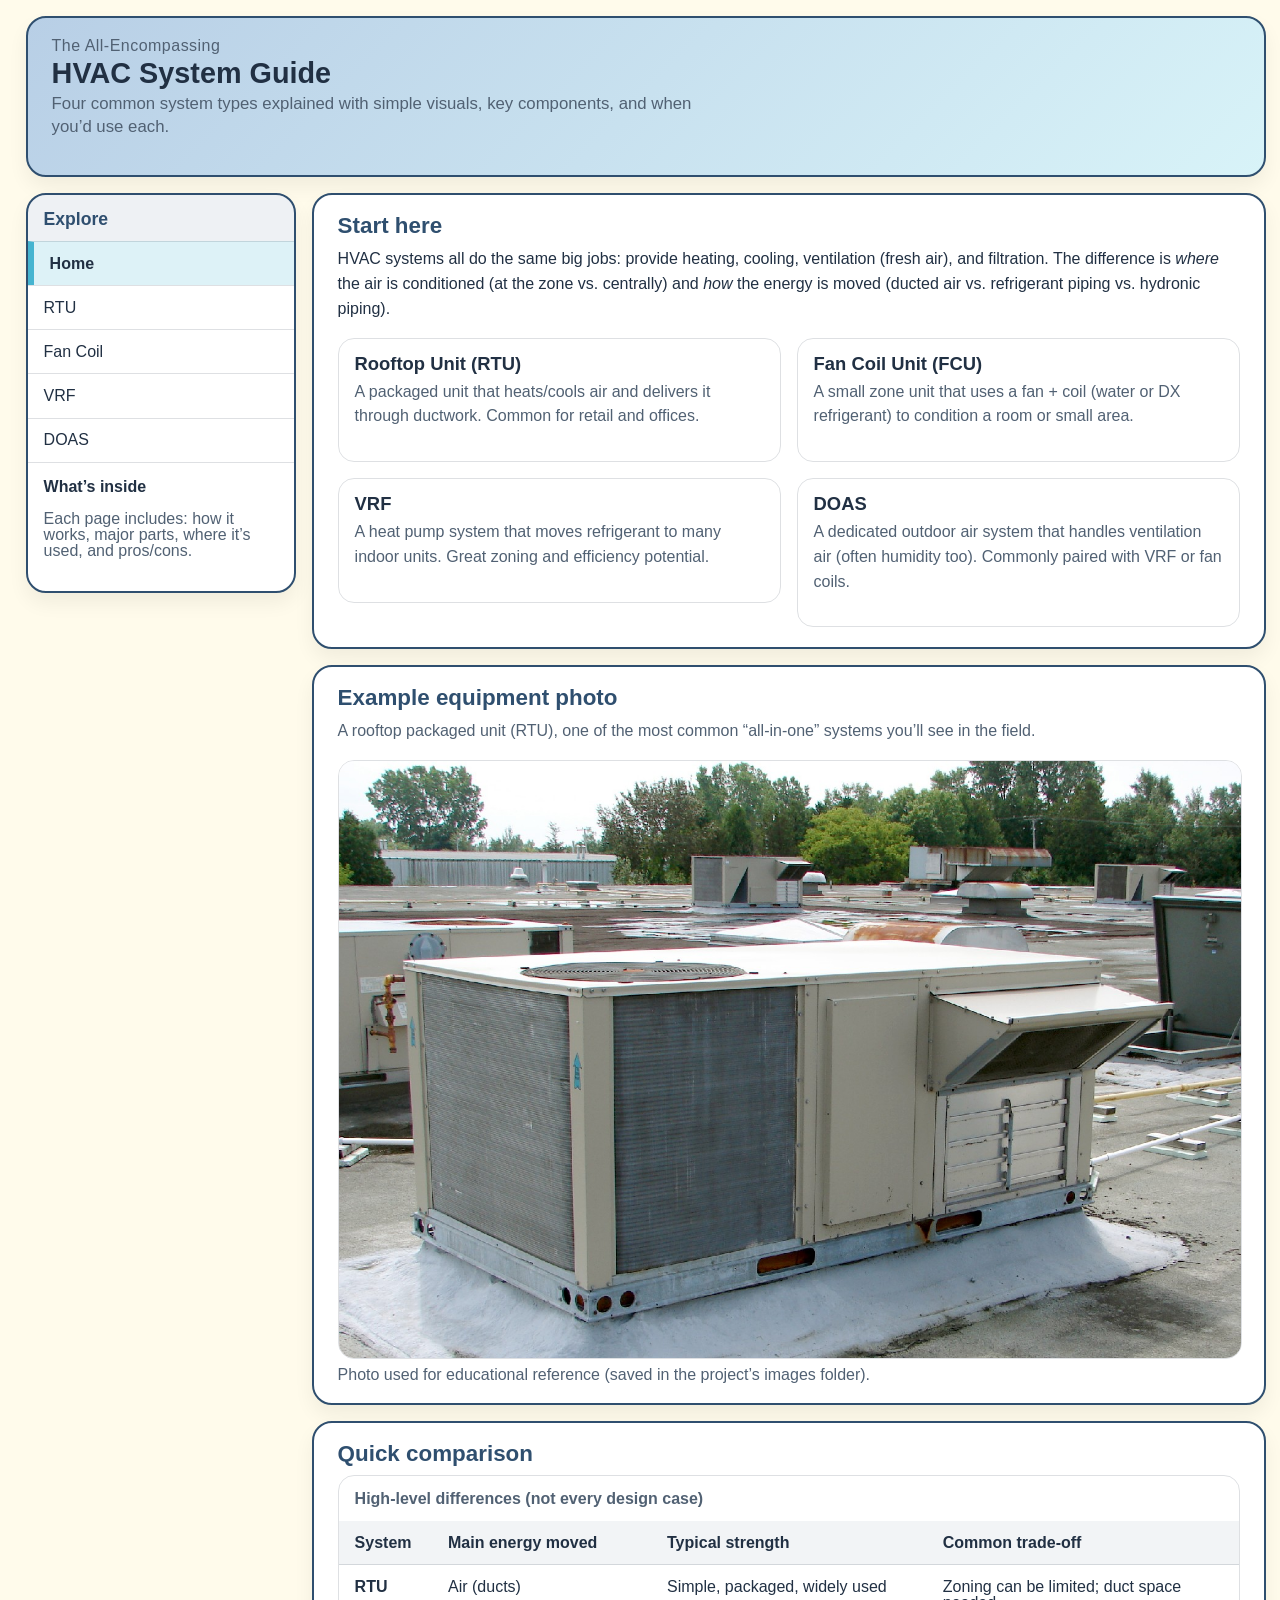
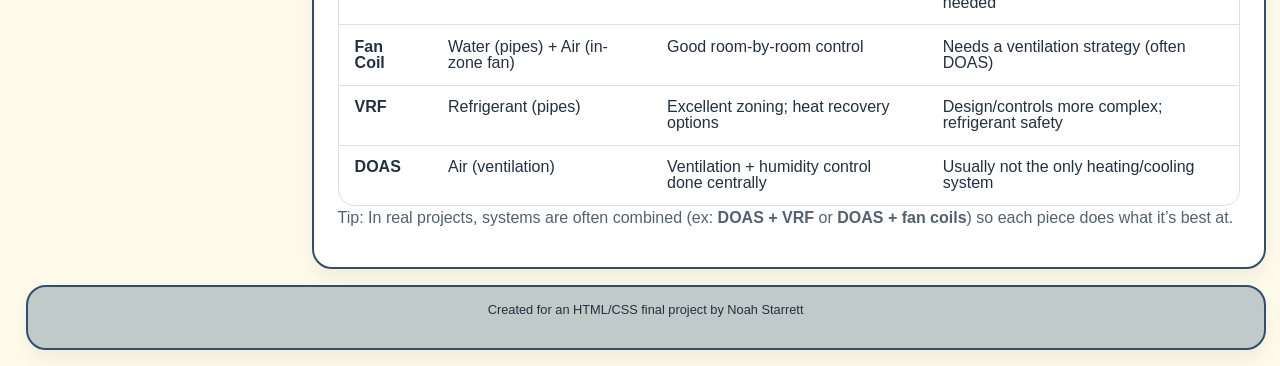
<file: index.html>
<!DOCTYPE html>
<html lang="en">
<head>
  <meta charset="UTF-8">
  <meta name="viewport" content="width=device-width, initial-scale=1.0">
  <title>HVAC System Guide</title>
  <link rel="stylesheet" href="reset.css">
  <link rel="stylesheet" href="main.css">
  <link rel="preconnect" href="https://fonts.googleapis.com">
  <link rel="preconnect" href="https://fonts.gstatic.com" crossorigin>
  <link href="https://fonts.googleapis.com/css2?family=Arimo:ital,wght@0,400..700;1,400..700&display=swap" rel="stylesheet">
</head>

<body>
  <div class="wrapper">
    <header class="site-header">
      <div>
        <p class="kicker">The All-Encompassing</p>
        <h1>HVAC System Guide</h1>
        <p class="subtitle">Four common system types explained with simple visuals, key components, and when you’d use each.</p>
      </div>
    </header>

    <nav class="site-nav">
      <h2 class="nav-title">Explore</h2>
      <ul>
        <li><a class="active" href="index.html">Home</a></li>
        <li><a href="rtu.html">RTU</a></li>
        <li><a href="fancoil.html">Fan Coil</a></li>
        <li><a href="vrf.html">VRF</a></li>
        <li><a href="doas.html">DOAS</a></li>
      </ul>

      <div class="nav-note">
        <p><strong>What’s inside</strong></p>
        <p>Each page includes: how it works, major parts, where it’s used, and pros/cons.</p>
      </div>
    </nav>

    <main class="content">
      <section class="panel">
        <h2>Start here</h2>
        <p>
          HVAC systems all do the same big jobs: provide heating, cooling, ventilation (fresh air), and filtration.
          The difference is <em>where</em> the air is conditioned (at the zone vs. centrally) and <em>how</em> the energy is moved
          (ducted air vs. refrigerant piping vs. hydronic piping).
        </p>

        <div class="cards">
          <a class="card-link" href="rtu.html">
            <article class="card">
              <h3>Rooftop Unit (RTU)</h3>
              <p>A packaged unit that heats/cools air and delivers it through ductwork. Common for retail and offices.</p>
            </article>
          </a>
          <a class="card-link" href="fancoil.html">
            <article class="card">
              <h3>Fan Coil Unit (FCU)</h3>
              <p>A small zone unit that uses a fan + coil (water or DX refrigerant) to condition a room or small area.</p>
            </article>
          </a>
          <a class="card-link" href="vrf.html">
            <article class="card">
              <h3>VRF</h3>
              <p>A heat pump system that moves refrigerant to many indoor units. Great zoning and efficiency potential.</p>
            </article>
          </a>
          <a class="card-link" href="doas.html">
            <article class="card">
              <h3>DOAS</h3>
              <p>A dedicated outdoor air system that handles ventilation air (often humidity too). Commonly paired with VRF or fan coils.</p>
            </article>
          </a>
        </div>
      </section>

      <section class="panel">
        <h2>Example equipment photo</h2>
        <p class="note">A rooftop packaged unit (RTU), one of the most common “all-in-one” systems you’ll see in the field.</p>
        <figure class="figure">
          <img class="hero-img" src="images/rtu.jpg" alt="Rooftop packaged HVAC unit sitting on a roof">
          <figcaption>Photo used for educational reference (saved in the project’s images folder).</figcaption>
        </figure>
      </section>

      <section class="panel">
        <h2>Quick comparison</h2>

        <div class="table-wrap">
          <table class="compare">
            <caption>High-level differences (not every design case)</caption>
            <thead>
              <tr>
                <th>System</th>
                <th>Main energy moved</th>
                <th>Typical strength</th>
                <th>Common trade-off</th>
              </tr>
            </thead>
            <tbody>
              <tr>
                <th scope="row">RTU</th>
                <td>Air (ducts)</td>
                <td>Simple, packaged, widely used</td>
                <td>Zoning can be limited; duct space needed</td>
              </tr>
              <tr>
                <th scope="row">Fan Coil</th>
                <td>Water (pipes) + Air (in-zone fan)</td>
                <td>Good room-by-room control</td>
                <td>Needs a ventilation strategy (often DOAS)</td>
              </tr>
              <tr>
                <th scope="row">VRF</th>
                <td>Refrigerant (pipes)</td>
                <td>Excellent zoning; heat recovery options</td>
                <td>Design/controls more complex; refrigerant safety</td>
              </tr>
              <tr>
                <th scope="row">DOAS</th>
                <td>Air (ventilation)</td>
                <td>Ventilation + humidity control done centrally</td>
                <td>Usually not the only heating/cooling system</td>
              </tr>
            </tbody>
          </table>
        </div>

        <p class="note">
          Tip: In real projects, systems are often combined (ex: <strong>DOAS + VRF</strong> or <strong>DOAS + fan coils</strong>)
          so each piece does what it’s best at.
        </p>
      </section>
</main>

    <footer class="site-footer">
      <p><small>Created for an HTML/CSS final project by Noah Starrett</small></p>
    </footer>
  </div>
</body>
</html>
</file>
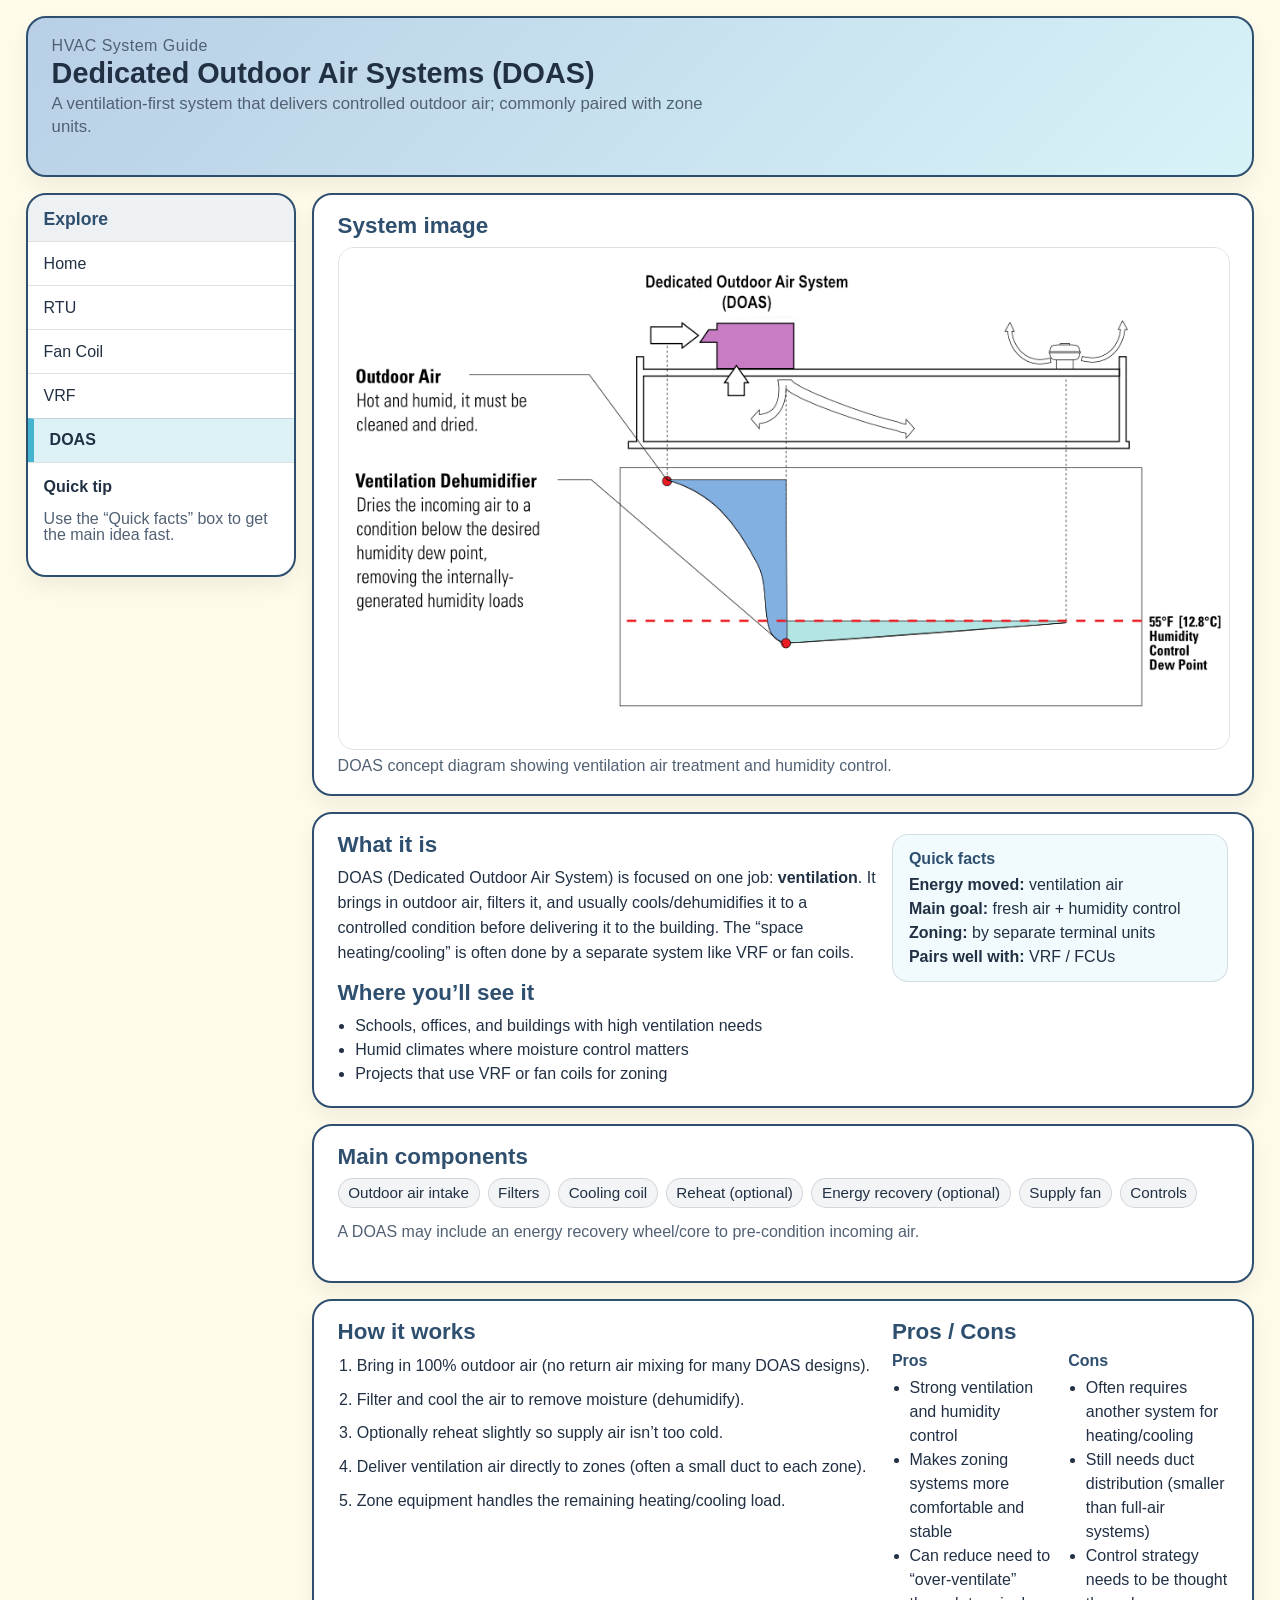
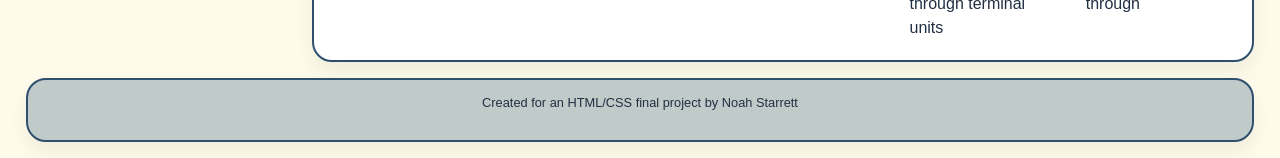
<file: doas.html>
<!DOCTYPE html>
<html lang="en">
<head>
  <meta charset="UTF-8">
  <meta name="viewport" content="width=device-width, initial-scale=1.0">
  <title>DOAS System Guide</title>
  <link rel="stylesheet" href="reset.css">
  <link rel="stylesheet" href="main.css">
  <link rel="preconnect" href="https://fonts.googleapis.com">
  <link rel="preconnect" href="https://fonts.gstatic.com" crossorigin>
  <link href="https://fonts.googleapis.com/css2?family=Arimo:ital,wght@0,400..700;1,400..700&display=swap" rel="stylesheet">
</head>

<body>
  <div class="wrapper">
    <header class="site-header">
      <div>
        <p class="kicker">HVAC System Guide</p>
        <h1>Dedicated Outdoor Air Systems (DOAS)</h1>
        <p class="subtitle">A ventilation-first system that delivers controlled outdoor air; commonly paired with zone units.</p>
      </div>
    </header>

    
    <nav class="site-nav">
      <h2 class="nav-title">Explore</h2>
      <ul>
        <li><a  href="index.html">Home</a></li>
        <li><a  href="rtu.html">RTU</a></li>
        <li><a  href="fancoil.html">Fan Coil</a></li>
        <li><a  href="vrf.html">VRF</a></li>
        <li><a class="active" href="doas.html">DOAS</a></li>
      </ul>

      <div class="nav-note">
        <p><strong>Quick tip</strong></p>
        <p>Use the “Quick facts” box to get the main idea fast.</p>
      </div>
    </nav>
    

    <main class="content">
      <section class="panel">
        <h2>System image</h2>
        <figure class="figure">
          <img class="hero-img" src="images/doas_diagram.png" alt="Dedicated Outdoor Air System (DOAS) airflow diagram">
          <figcaption>DOAS concept diagram showing ventilation air treatment and humidity control.</figcaption>
        </figure>
      </section>

      
<section class="panel grid-2">
  <div>
    <h2>What it is</h2>
    <p>
      DOAS (Dedicated Outdoor Air System) is focused on one job: <strong>ventilation</strong>.
      It brings in outdoor air, filters it, and usually cools/dehumidifies it to a controlled condition
      before delivering it to the building. The “space heating/cooling” is often done by a separate system
      like VRF or fan coils.
    </p>

    <h2>Where you’ll see it</h2>
    <ul class="bullets">
      <li>Schools, offices, and buildings with high ventilation needs</li>
      <li>Humid climates where moisture control matters</li>
      <li>Projects that use VRF or fan coils for zoning</li>
    </ul>
  </div>

  <aside class="callout">
    <h3>Quick facts</h3>
    <ul class="facts">
      <li><strong>Energy moved:</strong> ventilation air</li>
      <li><strong>Main goal:</strong> fresh air + humidity control</li>
      <li><strong>Zoning:</strong> by separate terminal units</li>
      <li><strong>Pairs well with:</strong> VRF / FCUs</li>
    </ul>
  </aside>
</section>

<section class="panel">
  <h2>Main components</h2>
  <div class="chips">
    <span class="chip">Outdoor air intake</span>
    <span class="chip">Filters</span>
    <span class="chip">Cooling coil</span>
    <span class="chip">Reheat (optional)</span>
    <span class="chip">Energy recovery (optional)</span>
    <span class="chip">Supply fan</span>
    <span class="chip">Controls</span>
  </div>
  <p class="note">A DOAS may include an energy recovery wheel/core to pre-condition incoming air.</p>
</section>

<section class="panel grid-2">
  <div>
    <h2>How it works</h2>
    <ol class="steps">
      <li>Bring in 100% outdoor air (no return air mixing for many DOAS designs).</li>
      <li>Filter and cool the air to remove moisture (dehumidify).</li>
      <li>Optionally reheat slightly so supply air isn’t too cold.</li>
      <li>Deliver ventilation air directly to zones (often a small duct to each zone).</li>
      <li>Zone equipment handles the remaining heating/cooling load.</li>
    </ol>
  </div>

  <div>
    <h2>Pros / Cons</h2>
    <div class="proscons">
      <div>
        <h3>Pros</h3>
        <ul class="bullets">
          <li>Strong ventilation and humidity control</li>
          <li>Makes zoning systems more comfortable and stable</li>
          <li>Can reduce need to “over-ventilate” through terminal units</li>
        </ul>
      </div>
      <div>
        <h3>Cons</h3>
        <ul class="bullets">
          <li>Often requires another system for heating/cooling</li>
          <li>Still needs duct distribution (smaller than full-air systems)</li>
          <li>Control strategy needs to be thought through</li>
        </ul>
      </div>
    </div>
  </div>
</section>

    </main>

    <footer class="site-footer">
      <p><small>Created for an HTML/CSS final project by Noah Starrett</small></p>
    </footer>
  </div>
</body>
</html>
</file>
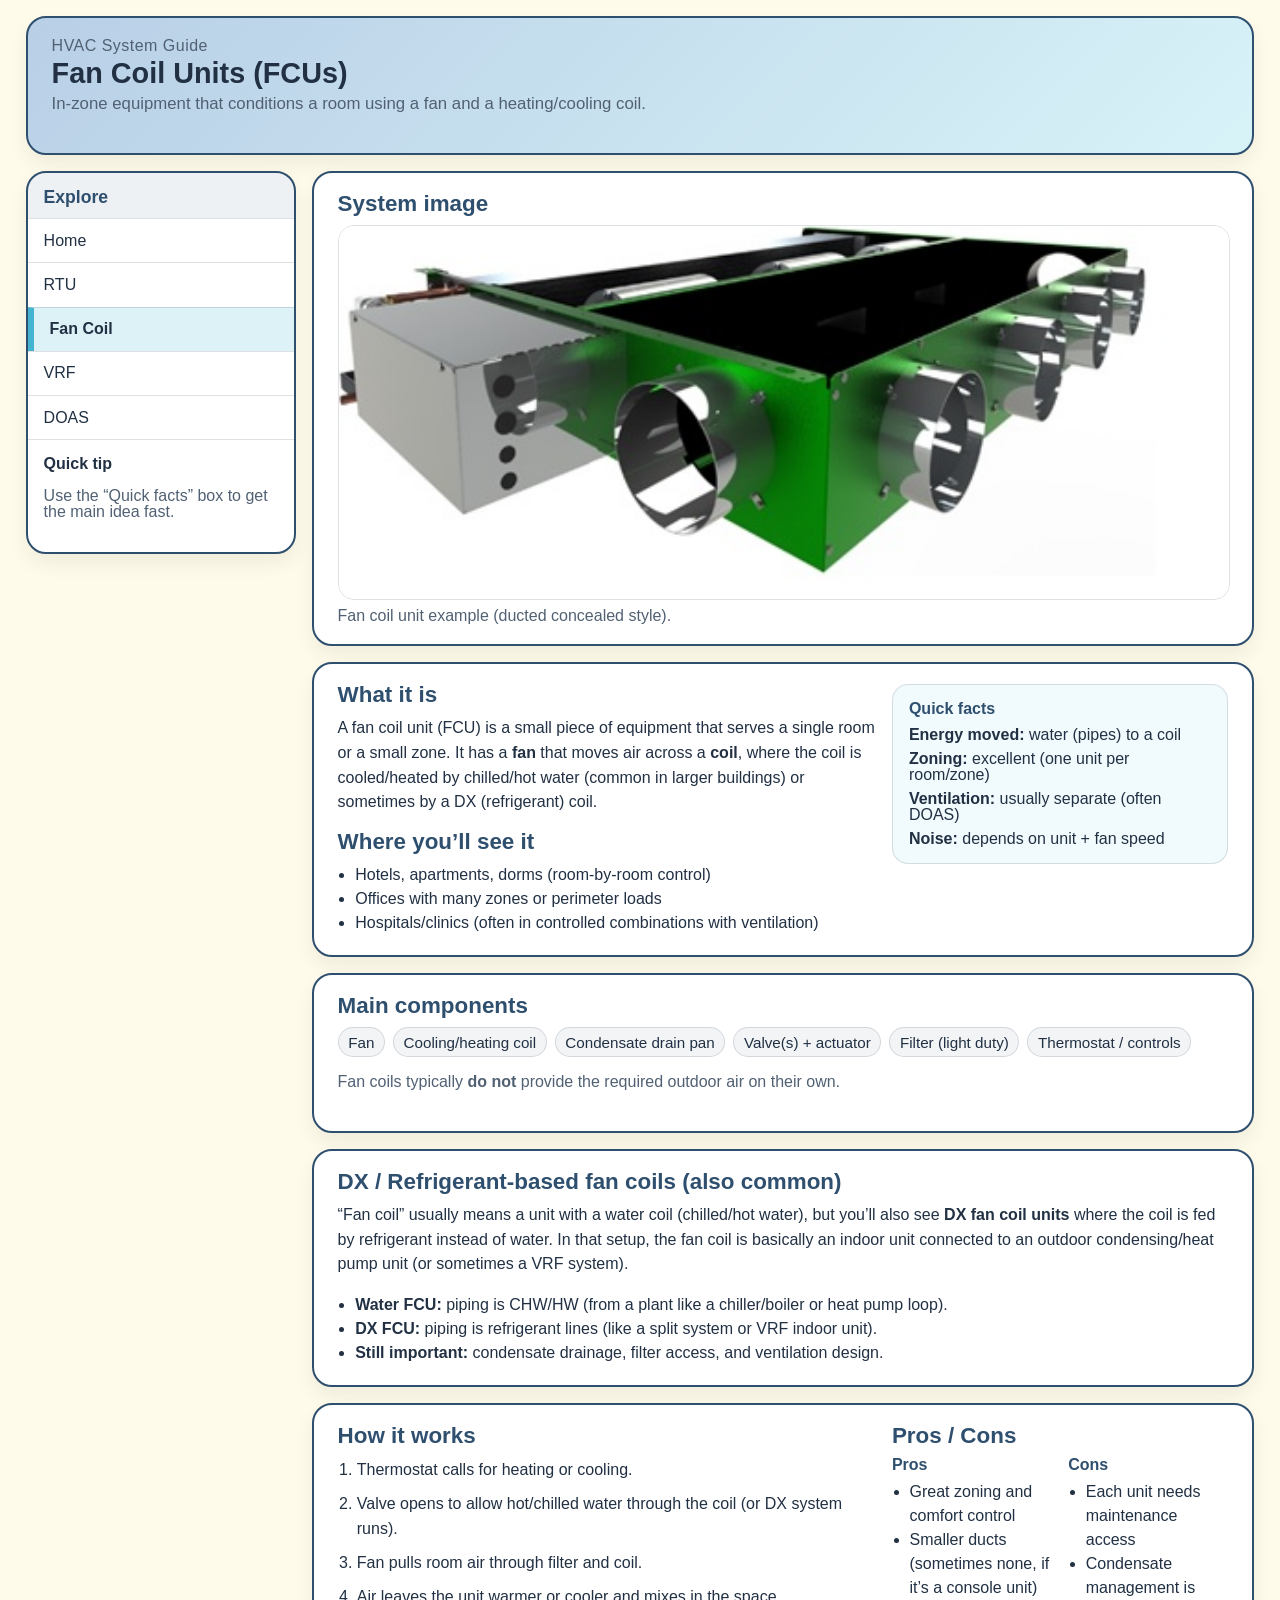
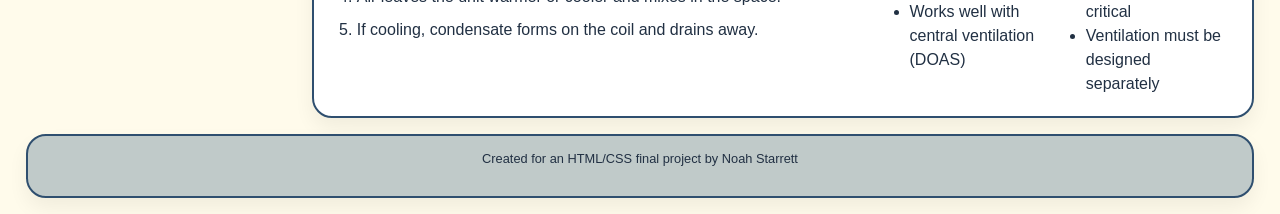
<file: fancoil.html>
<!DOCTYPE html>
<html lang="en">
<head>
  <meta charset="UTF-8">
  <meta name="viewport" content="width=device-width, initial-scale=1.0">
  <title>Fancoil System Guide</title>
  <link rel="stylesheet" href="reset.css">
  <link rel="stylesheet" href="main.css">
  <link rel="preconnect" href="https://fonts.googleapis.com">
  <link rel="preconnect" href="https://fonts.gstatic.com" crossorigin>
  <link href="https://fonts.googleapis.com/css2?family=Arimo:ital,wght@0,400..700;1,400..700&display=swap" rel="stylesheet">
</head>

<body>
  <div class="wrapper">
    <header class="site-header">
      <div>
        <p class="kicker">HVAC System Guide</p>
        <h1>Fan Coil Units (FCUs)</h1>
        <p class="subtitle">In-zone equipment that conditions a room using a fan and a heating/cooling coil.</p>
      </div>
    </header>

    
    <nav class="site-nav">
      <h2 class="nav-title">Explore</h2>
      <ul>
        <li><a  href="index.html">Home</a></li>
        <li><a  href="rtu.html">RTU</a></li>
        <li><a class="active" href="fancoil.html">Fan Coil</a></li>
        <li><a  href="vrf.html">VRF</a></li>
        <li><a  href="doas.html">DOAS</a></li>
      </ul>

      <div class="nav-note">
        <p><strong>Quick tip</strong></p>
        <p>Use the “Quick facts” box to get the main idea fast.</p>
      </div>
    </nav>
    

    <main class="content">
      <section class="panel">
        <h2>System image</h2>
        <figure class="figure">
          <img class="hero-img" src="images/fan_coil.jpg" alt="Fan coil unit with top panel removed showing internal components">
          <figcaption>Fan coil unit example (ducted concealed style).</figcaption>
        </figure>
      </section>

      
<section class="panel grid-2">
  <div>
    <h2>What it is</h2>
    <p>
      A fan coil unit (FCU) is a small piece of equipment that serves a single room or a small zone.
      It has a <strong>fan</strong> that moves air across a <strong>coil</strong>, where the coil is cooled/heated by
      chilled/hot water (common in larger buildings) or sometimes by a DX (refrigerant) coil.
    </p>

    <h2>Where you’ll see it</h2>
    <ul class="bullets">
      <li>Hotels, apartments, dorms (room-by-room control)</li>
      <li>Offices with many zones or perimeter loads</li>
      <li>Hospitals/clinics (often in controlled combinations with ventilation)</li>
    </ul>
  </div>

  <aside class="callout">
    <h3>Quick facts</h3>
    <ul class="facts">
      <li><strong>Energy moved:</strong> water (pipes) to a coil</li>
      <li><strong>Zoning:</strong> excellent (one unit per room/zone)</li>
      <li><strong>Ventilation:</strong> usually separate (often DOAS)</li>
      <li><strong>Noise:</strong> depends on unit + fan speed</li>
    </ul>
  </aside>
</section>

<section class="panel">
  <h2>Main components</h2>
  <div class="chips">
    <span class="chip">Fan</span>
    <span class="chip">Cooling/heating coil</span>
    <span class="chip">Condensate drain pan</span>
    <span class="chip">Valve(s) + actuator</span>
    <span class="chip">Filter (light duty)</span>
    <span class="chip">Thermostat / controls</span>
  </div>
  <p class="note">Fan coils typically <strong>do not</strong> provide the required outdoor air on their own.</p>
</section>

<section class="panel">
  <h2>DX / Refrigerant-based fan coils (also common)</h2>
  <p>
    “Fan coil” usually means a unit with a water coil (chilled/hot water), but you’ll also see
    <strong>DX fan coil units</strong> where the coil is fed by refrigerant instead of water.
    In that setup, the fan coil is basically an indoor unit connected to an outdoor condensing/heat pump unit
    (or sometimes a VRF system).
  </p>
  <ul class="bullets">
    <li><strong>Water FCU:</strong> piping is CHW/HW (from a plant like a chiller/boiler or heat pump loop).</li>
    <li><strong>DX FCU:</strong> piping is refrigerant lines (like a split system or VRF indoor unit).</li>
    <li><strong>Still important:</strong> condensate drainage, filter access, and ventilation design.</li>
  </ul>
</section>

<section class="panel grid-2">
  <div>
    <h2>How it works</h2>
    <ol class="steps">
      <li>Thermostat calls for heating or cooling.</li>
      <li>Valve opens to allow hot/chilled water through the coil (or DX system runs).</li>
      <li>Fan pulls room air through filter and coil.</li>
      <li>Air leaves the unit warmer or cooler and mixes in the space.</li>
      <li>If cooling, condensate forms on the coil and drains away.</li>
    </ol>
  </div>

  <div>
    <h2>Pros / Cons</h2>
    <div class="proscons">
      <div>
        <h3>Pros</h3>
        <ul class="bullets">
          <li>Great zoning and comfort control</li>
          <li>Smaller ducts (sometimes none, if it’s a console unit)</li>
          <li>Works well with central ventilation (DOAS)</li>
        </ul>
      </div>
      <div>
        <h3>Cons</h3>
        <ul class="bullets">
          <li>Each unit needs maintenance access</li>
          <li>Condensate management is critical</li>
          <li>Ventilation must be designed separately</li>
        </ul>
      </div>
    </div>
  </div>
</section>

    </main>

    <footer class="site-footer">
      <p><small>Created for an HTML/CSS final project by Noah Starrett</small></p>
    </footer>
  </div>
</body>
</html>
</file>
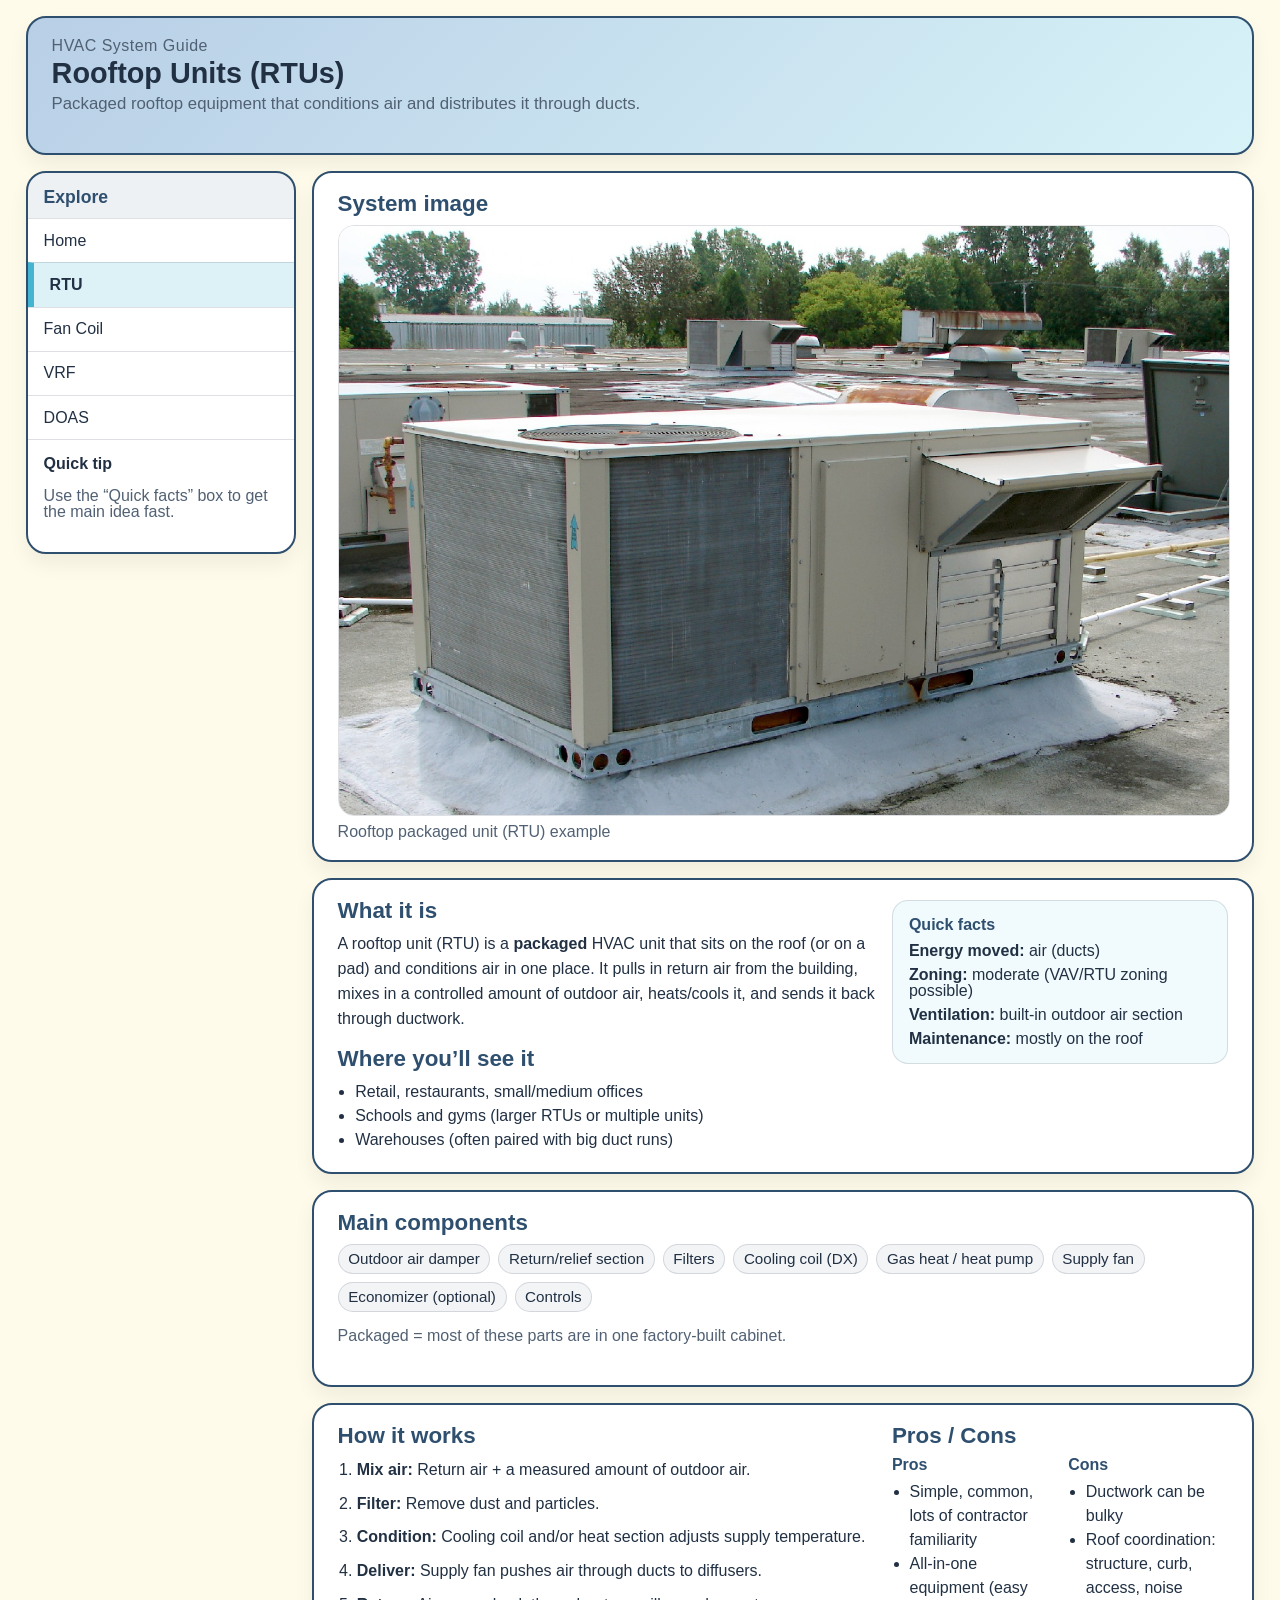
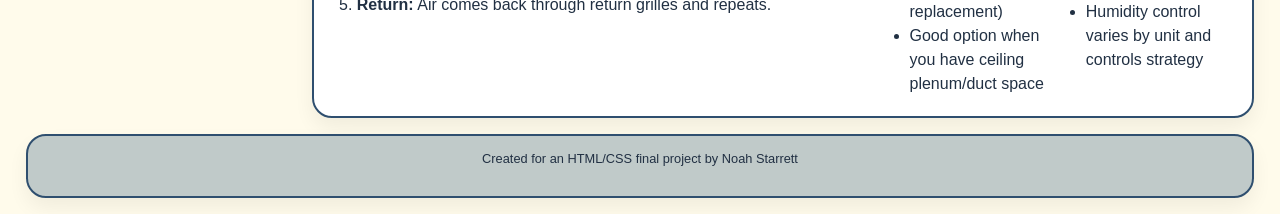
<file: rtu.html>
<!DOCTYPE html>
<html lang="en">
<head>
  <meta charset="UTF-8">
  <meta name="viewport" content="width=device-width, initial-scale=1.0">
  <title>RTU System Guide</title>
  <link rel="stylesheet" href="reset.css">
  <link rel="stylesheet" href="main.css">
  <link rel="preconnect" href="https://fonts.googleapis.com">
  <link rel="preconnect" href="https://fonts.gstatic.com" crossorigin>
  <link href="https://fonts.googleapis.com/css2?family=Arimo:ital,wght@0,400..700;1,400..700&display=swap" rel="stylesheet">

</head>

<body>
  <div class="wrapper">
    <header class="site-header">
      <div>
        <p class="kicker">HVAC System Guide</p>
        <h1>Rooftop Units (RTUs)</h1>
        <p class="subtitle">Packaged rooftop equipment that conditions air and distributes it through ducts.</p>
      </div>
    </header>

    
    <nav class="site-nav">
      <h2 class="nav-title">Explore</h2>
      <ul>
        <li><a  href="index.html">Home</a></li>
        <li><a class="active" href="rtu.html">RTU</a></li>
        <li><a  href="fancoil.html">Fan Coil</a></li>
        <li><a  href="vrf.html">VRF</a></li>
        <li><a  href="doas.html">DOAS</a></li>
      </ul>

      <div class="nav-note">
        <p><strong>Quick tip</strong></p>
        <p>Use the “Quick facts” box to get the main idea fast.</p>
      </div>
    </nav>
    

    <main class="content">
      <section class="panel">
        <h2>System image</h2>
        <figure class="figure">
          <img class="hero-img" src="images/rtu.jpg" alt="Rooftop packaged unit (RTU) on a building roof">
          <figcaption>Rooftop packaged unit (RTU) example</figcaption>
        </figure>
      </section>

      
<section class="panel grid-2">
  <div>
    <h2>What it is</h2>
    <p>
      A rooftop unit (RTU) is a <strong>packaged</strong> HVAC unit that sits on the roof (or on a pad) and
      conditions air in one place. It pulls in return air from the building, mixes in a controlled amount of outdoor air,
      heats/cools it, and sends it back through ductwork.
    </p>

    <h2>Where you’ll see it</h2>
    <ul class="bullets">
      <li>Retail, restaurants, small/medium offices</li>
      <li>Schools and gyms (larger RTUs or multiple units)</li>
      <li>Warehouses (often paired with big duct runs)</li>
    </ul>
  </div>

  <aside class="callout">
    <h3>Quick facts</h3>
    <ul class="facts">
      <li><strong>Energy moved:</strong> air (ducts)</li>
      <li><strong>Zoning:</strong> moderate (VAV/RTU zoning possible)</li>
      <li><strong>Ventilation:</strong> built-in outdoor air section</li>
      <li><strong>Maintenance:</strong> mostly on the roof</li>
    </ul>
  </aside>
</section>

<section class="panel">
  <h2>Main components</h2>
  <div class="chips">
    <span class="chip">Outdoor air damper</span>
    <span class="chip">Return/relief section</span>
    <span class="chip">Filters</span>
    <span class="chip">Cooling coil (DX)</span>
    <span class="chip">Gas heat / heat pump</span>
    <span class="chip">Supply fan</span>
    <span class="chip">Economizer (optional)</span>
    <span class="chip">Controls</span>
  </div>
  <p class="note">Packaged = most of these parts are in one factory-built cabinet.</p>
</section>

<section class="panel grid-2">
  <div>
    <h2>How it works</h2>
    <ol class="steps">
      <li><strong>Mix air:</strong> Return air + a measured amount of outdoor air.</li>
      <li><strong>Filter:</strong> Remove dust and particles.</li>
      <li><strong>Condition:</strong> Cooling coil and/or heat section adjusts supply temperature.</li>
      <li><strong>Deliver:</strong> Supply fan pushes air through ducts to diffusers.</li>
      <li><strong>Return:</strong> Air comes back through return grilles and repeats.</li>
    </ol>
  </div>

  <div>
    <h2>Pros / Cons</h2>
    <div class="proscons">
      <div>
        <h3>Pros</h3>
        <ul class="bullets">
          <li>Simple, common, lots of contractor familiarity</li>
          <li>All-in-one equipment (easy replacement)</li>
          <li>Good option when you have ceiling plenum/duct space</li>
        </ul>
      </div>
      <div>
        <h3>Cons</h3>
        <ul class="bullets">
          <li>Ductwork can be bulky</li>
          <li>Roof coordination: structure, curb, access, noise</li>
          <li>Humidity control varies by unit and controls strategy</li>
        </ul>
      </div>
    </div>
  </div>
</section>

    </main>

    <footer class="site-footer">
      <p><small>Created for an HTML/CSS final project by Noah Starrett</small></p>
    </footer>
  </div>
</body>
</html>
</file>
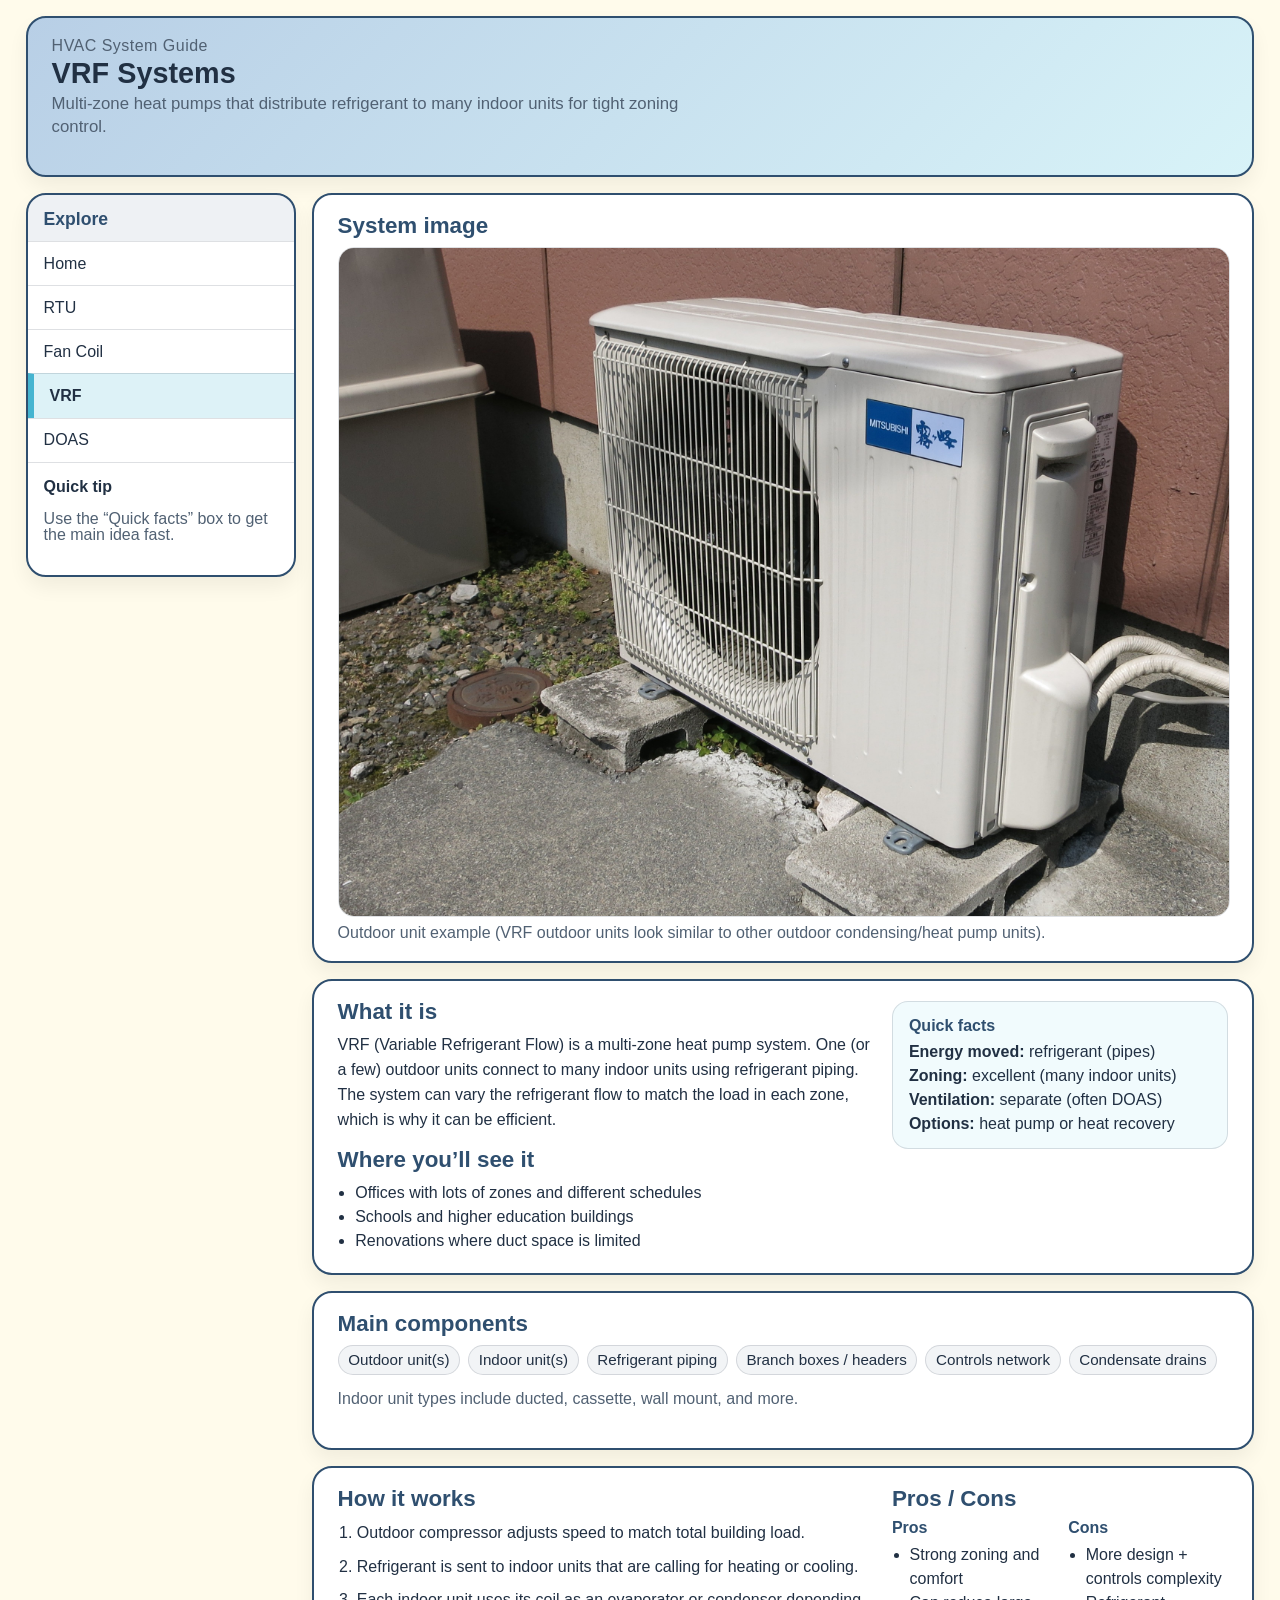
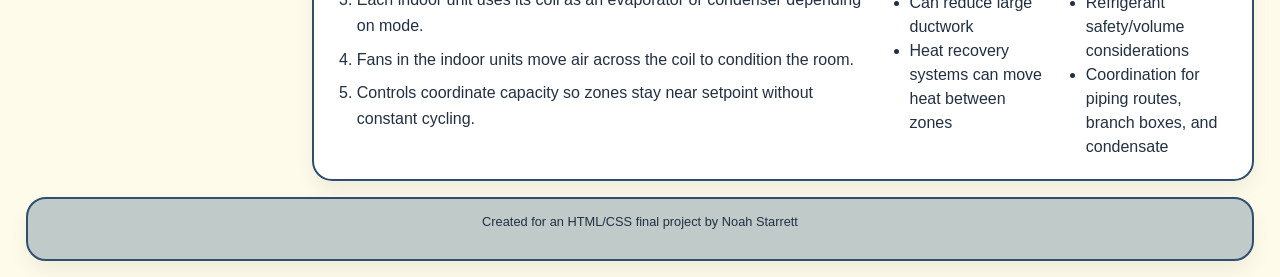
<file: vrf.html>
<!DOCTYPE html>
<html lang="en">
<head>
  <meta charset="UTF-8">
  <meta name="viewport" content="width=device-width, initial-scale=1.0">
  <title>VRF System Guide</title>
  <link rel="stylesheet" href="reset.css">
  <link rel="stylesheet" href="main.css">
  <link rel="preconnect" href="https://fonts.googleapis.com">
  <link rel="preconnect" href="https://fonts.gstatic.com" crossorigin>
  <link href="https://fonts.googleapis.com/css2?family=Arimo:ital,wght@0,400..700;1,400..700&display=swap" rel="stylesheet">

</head>

<body>
  <div class="wrapper">
    <header class="site-header">
      <div>
        <p class="kicker">HVAC System Guide</p>
        <h1>VRF Systems</h1>
        <p class="subtitle">Multi-zone heat pumps that distribute refrigerant to many indoor units for tight zoning control.</p>
      </div>
    </header>

    
    <nav class="site-nav">
      <h2 class="nav-title">Explore</h2>
      <ul>
        <li><a  href="index.html">Home</a></li>
        <li><a  href="rtu.html">RTU</a></li>
        <li><a  href="fancoil.html">Fan Coil</a></li>
        <li><a class="active" href="vrf.html">VRF</a></li>
        <li><a  href="doas.html">DOAS</a></li>
      </ul>

      <div class="nav-note">
        <p><strong>Quick tip</strong></p>
        <p>Use the “Quick facts” box to get the main idea fast.</p>
      </div>
    </nav>
    

    <main class="content">
      <section class="panel">
        <h2>System image</h2>
        <figure class="figure">
          <img class="hero-img" src="images/vrf_outdoor_unit.jpg" alt="Outdoor condensing/heat pump unit (representative of VRF outdoor equipment)">
          <figcaption>Outdoor unit example (VRF outdoor units look similar to other outdoor condensing/heat pump units).</figcaption>
        </figure>
      </section>

      
<section class="panel grid-2">
  <div>
    <h2>What it is</h2>
    <p>
      VRF (Variable Refrigerant Flow) is a multi-zone heat pump system.
      One (or a few) outdoor units connect to many indoor units using refrigerant piping.
      The system can vary the refrigerant flow to match the load in each zone, which is why it can be efficient.
    </p>

    <h2>Where you’ll see it</h2>
    <ul class="bullets">
      <li>Offices with lots of zones and different schedules</li>
      <li>Schools and higher education buildings</li>
      <li>Renovations where duct space is limited</li>
    </ul>
  </div>

  <aside class="callout">
    <h3>Quick facts</h3>
    <ul class="facts">
      <li><strong>Energy moved:</strong> refrigerant (pipes)</li>
      <li><strong>Zoning:</strong> excellent (many indoor units)</li>
      <li><strong>Ventilation:</strong> separate (often DOAS)</li>
      <li><strong>Options:</strong> heat pump or heat recovery</li>
    </ul>
  </aside>
</section>

<section class="panel">
  <h2>Main components</h2>
  <div class="chips">
    <span class="chip">Outdoor unit(s)</span>
    <span class="chip">Indoor unit(s)</span>
    <span class="chip">Refrigerant piping</span>
    <span class="chip">Branch boxes / headers</span>
    <span class="chip">Controls network</span>
    <span class="chip">Condensate drains</span>
  </div>
  <p class="note">Indoor unit types include ducted, cassette, wall mount, and more.</p>
</section>

<section class="panel grid-2">
  <div>
    <h2>How it works</h2>
    <ol class="steps">
      <li>Outdoor compressor adjusts speed to match total building load.</li>
      <li>Refrigerant is sent to indoor units that are calling for heating or cooling.</li>
      <li>Each indoor unit uses its coil as an evaporator or condenser depending on mode.</li>
      <li>Fans in the indoor units move air across the coil to condition the room.</li>
      <li>Controls coordinate capacity so zones stay near setpoint without constant cycling.</li>
    </ol>
  </div>

  <div>
    <h2>Pros / Cons</h2>
    <div class="proscons">
      <div>
        <h3>Pros</h3>
        <ul class="bullets">
          <li>Strong zoning and comfort</li>
          <li>Can reduce large ductwork</li>
          <li>Heat recovery systems can move heat between zones</li>
        </ul>
      </div>
      <div>
        <h3>Cons</h3>
        <ul class="bullets">
          <li>More design + controls complexity</li>
          <li>Refrigerant safety/volume considerations</li>
          <li>Coordination for piping routes, branch boxes, and condensate</li>
        </ul>
      </div>
    </div>
  </div>
</section>

    </main>

    <footer class="site-footer">
      <p><small>Created for an HTML/CSS final project by Noah Starrett</small></p>
    </footer>
  </div>
</body>
</html>
</file>
<file: main.css>
body{
  background-color: #fffbeb;
  font-family: Arial, sans-serif;
  color: #213043;
}

.wrapper{
  width: 96%;
  max-width: 1400px;
  margin: 0 auto;
  display: grid;
  grid-template-columns: 270px 1fr;
  gap: 1rem;
  padding: 1rem;
}

.site-header{
  grid-column: 1 / -1;
  background: linear-gradient(135deg, #b8cfe6, #d8f3f8);
  border: 2px solid #2f4f6f;
  border-radius: 1.25rem;
  padding: 1.25rem 1.5rem;
  box-shadow: 0 10px 20px rgba(0,0,0,0.06);
}

.kicker{
  color: #516173;
  letter-spacing: 0.03em;
  margin-bottom: .3rem;
}

.site-header h1{
  font-size: 1.8rem;
  margin-bottom: .35rem;
}

.subtitle{
  color: #516173;
  font-size: 1.05rem;
  line-height: 1.35;
  max-width: 70ch;
}

.site-nav{
  align-self: start;
  background-color: #ffffff;
  border: 2px solid #2f4f6f;
  border-radius: 1.25rem;
  overflow: hidden;
  box-shadow: 0 10px 20px rgba(0,0,0,0.06);
}

.nav-title{
  background-color: rgba(47, 79, 111, 0.08);
  padding: 1rem 1rem .75rem 1rem;
  font-size: 1.1rem;
  color: #2f4f6f;
}

.site-nav a{
  display: block;
  padding: .85rem 1rem;
  text-decoration: none;
  color: #213043;
  border-top: 1px solid rgba(33, 48, 67, 0.15);
}

.site-nav a:hover{
  background-color: rgba(69, 180, 208, 0.12);
}

.site-nav a.active{
  background-color: rgba(69, 180, 208, 0.18);
  border-left: 6px solid rgb(69, 180, 208);
  font-weight: 700;
}

.nav-note{
  border-top: 1px solid rgba(33, 48, 67, 0.15);
  padding: 1rem;
  color: #516173;
}

.nav-note strong{ color: #213043; }

.content{
  display: grid;
  gap: 1rem;
}

.panel{
  background-color: #ffffff;
  border: 2px solid #2f4f6f;
  border-radius: 1.25rem;
  padding: 1.25rem 1.5rem;
  box-shadow: 0 10px 20px rgba(0,0,0,0.06);
}

.panel h2{
  font-size: 1.4rem;
  color: #2f4f6f;
  margin-bottom: .6rem;
}

.panel p{
  line-height: 1.55;
  margin-bottom: 1rem;
}

.note{
  color: #516173;
  font-size: 1rem;
}

.cards{
  margin-top: .75rem;
  display: grid;
  grid-template-columns: 1fr 1fr;
  gap: 1rem;
}

.card-link{
  display: block;
  text-decoration: none;
  color: inherit;
}

.card{
  border: 1px solid rgba(33, 48, 67, 0.15);
  border-radius: 1rem;
  padding: 1rem;
}

.card-link:hover .card{
  background-color: rgba(69, 180, 208, 0.08);
}

.card h3{
  font-size: 1.15rem;
  margin-bottom: .4rem;
}

.card p{
  color: #516173;
}

.button{
  display: inline-block;
  margin-top: .4rem;
  padding: .65rem .9rem;
  border-radius: 999px;
  border: 1px solid rgba(47, 79, 111, 0.35);
  text-decoration: none;
  color: #213043;
  background-color: rgba(47, 79, 111, 0.06);
}

.button:hover{
  background-color: rgba(69, 180, 208, 0.18);
}

.grid-2{
  display: grid;
  grid-template-columns: 1.6fr 1fr;
  gap: 1rem;
  align-items: start;
}

.callout{
  border: 1px solid rgba(33, 48, 67, 0.15);
  border-radius: 1rem;
  padding: 1rem;
  background-color: rgba(216, 243, 248, 0.35);
}

.callout h3{
  margin-bottom: .6rem;
  color: #2f4f6f;
}

.facts{
  list-style-type: none;
  display: grid;
  gap: .5rem;
}

.facts strong{
  color: #213043;
}

.bullets{
  margin-left: 1.1rem;
  line-height: 1.5;
  list-style-type: disc;
}

.steps{
  margin-left: 1.2rem;
  line-height: 1.6;
}

.steps li{
  margin-bottom: .5rem;
}

.chips{
  display: flex;
  flex-wrap: wrap;
  gap: .5rem;
  margin-bottom: .8rem;
}

.chip{
  border: 1px solid rgba(33, 48, 67, 0.15);
  background-color: rgba(47, 79, 111, 0.06);
  padding: .4rem .6rem;
  border-radius: 999px;
  font-size: .95rem;
}

.proscons{
  display: grid;
  grid-template-columns: 1fr 1fr;
  gap: 1rem;
}

.proscons h3{
  color: #2f4f6f;
  margin-bottom: .4rem;
}

.table-wrap{
  overflow-x: auto;
  border: 1px solid rgba(33, 48, 67, 0.15);
  border-radius: 1rem;
}

.compare{
  width: 100%;
  border-collapse: collapse;
  min-width: 900px;
}

.compare caption{
  text-align: left;
  padding: .9rem 1rem;
  color: #516173;
}

.compare th, .compare td{
  padding: .85rem 1rem;
  border-top: 1px solid rgba(33, 48, 67, 0.15);
  vertical-align: top;
}

.compare thead th{
  background-color: rgba(47, 79, 111, 0.06);
  border-top: none;
}

.site-footer{
  grid-column: 1 / -1;
  background-color: #c0cac9;
  border: 2px solid #2f4f6f;
  border-radius: 1.25rem;
  padding: .9rem 1rem;
  text-align: center;
  box-shadow: 0 10px 20px rgba(0,0,0,0.06);
}

.hero-img{
  width: 100%;
  height: auto;
  display: block;
  border-radius: 1rem;
  border: 1px solid rgba(33, 48, 67, 0.15);
}

.figure{
  margin-top: .5rem;
}

.figure figcaption{
  color: #516173;
  margin-top: .5rem;
}

@media (max-width: 56rem){
  .wrapper{
    grid-template-columns: 1fr;
  }
  .cards{
    grid-template-columns: 1fr;
  }
  .grid-2{
    grid-template-columns: 1fr;
  }
  .proscons{
    grid-template-columns: 1fr;
  }
}
</file>
